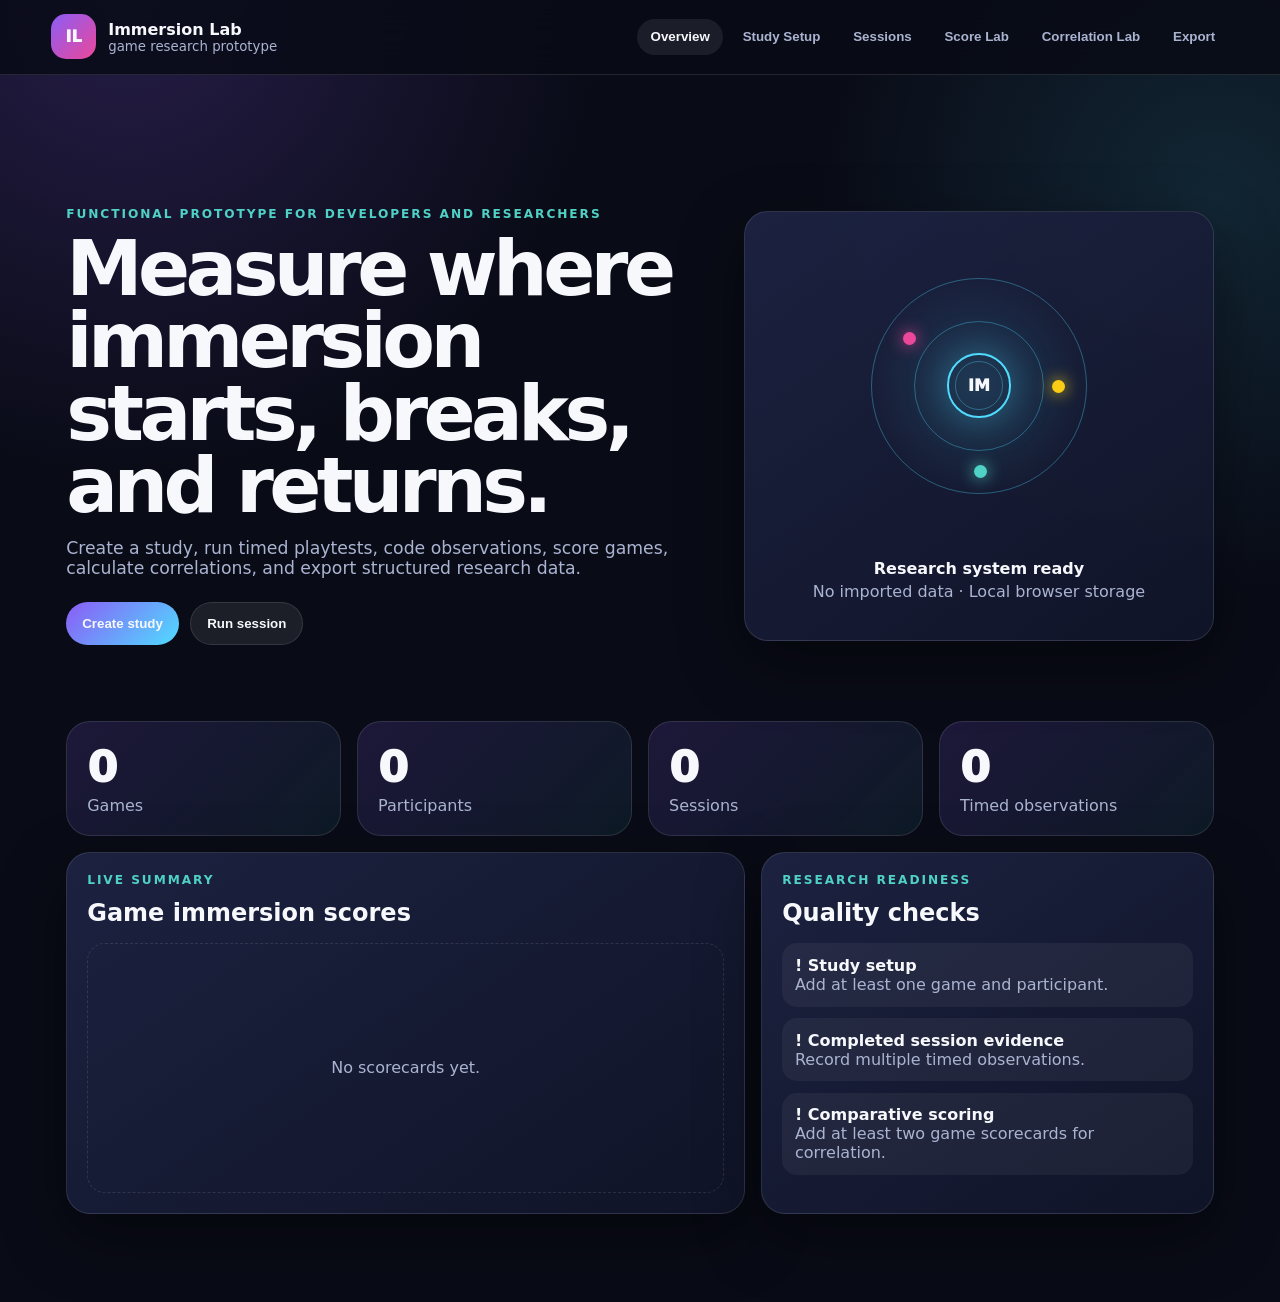
<file: index.html>
<!DOCTYPE html>
<html lang="en">
<head>
  <meta charset="UTF-8" />
  <meta name="viewport" content="width=device-width, initial-scale=1.0" />
  <title>Immersion Lab — Functional Research Prototype</title>
  <link rel="stylesheet" href="styles.css" />
</head>
<body>
<header class="app-header">
  <div class="brand"><div class="brand-icon">IL</div><div><strong>Immersion Lab</strong><small>game research prototype</small></div></div>
  <nav>
    <button data-section="overview">Overview</button><button data-section="setup">Study Setup</button><button data-section="sessions">Sessions</button><button data-section="scores">Score Lab</button><button data-section="correlation">Correlation Lab</button><button data-section="exports">Export</button>
  </nav>
</header>
<main>
<section id="overview" class="page active">
  <div class="hero">
    <div><p class="eyebrow">Functional prototype for developers and researchers</p><h1>Measure where immersion starts, breaks, and returns.</h1><p class="lede">Create a study, run timed playtests, code observations, score games, calculate correlations, and export structured research data.</p><div class="hero-actions"><button class="primary" data-section="setup">Create study</button><button class="secondary" data-section="sessions">Run session</button></div></div>
    <div class="hero-visual card"><div class="radar"><span class="ring ring-1"></span><span class="ring ring-2"></span><span class="ring ring-3"></span><span class="radar-dot dot-1"></span><span class="radar-dot dot-2"></span><span class="radar-dot dot-3"></span><div class="radar-center">IM</div></div><div class="hero-status"><strong>Research system ready</strong><span>No imported data · Local browser storage</span></div></div>
  </div>
  <div class="stats-grid"><article class="stat-card"><span id="countGames">0</span><p>Games</p></article><article class="stat-card"><span id="countParticipants">0</span><p>Participants</p></article><article class="stat-card"><span id="countSessions">0</span><p>Sessions</p></article><article class="stat-card"><span id="countNotes">0</span><p>Timed observations</p></article></div>
  <div class="grid two"><article class="card"><div class="card-head"><div><p class="eyebrow">Live summary</p><h2>Game immersion scores</h2></div></div><div id="overviewBars" class="bar-chart empty-state">No scorecards yet.</div></article><article class="card"><div class="card-head"><div><p class="eyebrow">Research readiness</p><h2>Quality checks</h2></div></div><div id="qualityChecklist" class="quality-list"></div></article></div>
</section>

<section id="setup" class="page">
  <div class="page-heading"><p class="eyebrow">Study Setup</p><h1>Build the study from scratch.</h1><p>Add the game builds and participant groups you are testing.</p></div>
  <div class="grid two">
    <article class="card"><div class="card-head"><div><p class="eyebrow">Games</p><h2>Add game or build</h2></div></div><form id="gameForm" class="form-grid"><label>Game / build name<input id="gameName" required placeholder="Prototype Build A" /></label><label>Genre<input id="gameGenre" placeholder="Narrative action" /></label><label>Design focus<input id="gameFocus" placeholder="Movement, story, combat..." /></label><label>Build version<input id="gameVersion" placeholder="v0.3" /></label><button class="primary" type="submit">Add game</button></form></article>
    <article class="card"><div class="card-head"><div><p class="eyebrow">Participants</p><h2>Add participant</h2></div></div><form id="participantForm" class="form-grid"><label>Participant name / ID<input id="participantName" required placeholder="P01" /></label><label>Player group<select id="participantGroup"><option>New / non-gaming participant</option><option>Seasoned gamer</option><option>Accessibility tester</option><option>Internal developer</option><option>Other</option></select></label><label>Experience<input id="participantExperience" placeholder="5+ years" /></label><label>Notes<input id="participantNotes" placeholder="Mechanics-first, story-first..." /></label><button class="primary" type="submit">Add participant</button></form></article>
  </div>
  <div class="grid two"><article class="card"><div class="card-head"><div><p class="eyebrow">Current games</p><h2>Game roster</h2></div></div><div id="gameRoster" class="roster"></div></article><article class="card"><div class="card-head"><div><p class="eyebrow">Current participants</p><h2>Participant roster</h2></div></div><div id="participantRoster" class="roster"></div></article></div>
  <article class="card"><div class="card-head"><div><p class="eyebrow">Model definitions</p><h2>Immersion metrics</h2></div><span class="badge">1–5 scale</span></div><div id="metricDefinitions" class="metric-grid"></div></article>
</section>

<section id="sessions" class="page">
  <div class="page-heading"><p class="eyebrow">Playtest Sessions</p><h1>Capture what happens while the player is playing.</h1><p>Create a session, run the timer, and record observations at each checkpoint.</p></div>
  <div class="grid session-grid">
    <article class="card"><div class="card-head"><div><p class="eyebrow">Session controls</p><h2>Run playtest</h2></div></div><div class="form-grid"><label>Participant<select id="sessionParticipant"></select></label><label>Game<select id="sessionGame"></select></label><label>Session length<select id="sessionLength"><option value="20">20 minutes</option><option value="30">30 minutes</option><option value="40" selected>40 minutes</option><option value="60">60 minutes</option></select></label><label>Checkpoint interval<select id="checkpointInterval"><option value="5" selected>Every 5 minutes</option><option value="10">Every 10 minutes</option></select></label><button id="createSession" class="primary" type="button">Create session</button></div><div class="timer-box"><span id="timer">40:00</span><div><button id="startTimer" class="primary" type="button">Start</button><button id="pauseTimer" class="secondary" type="button">Pause</button><button id="resetTimer" class="secondary" type="button">Reset</button></div></div><div id="activeSessionSummary" class="notice">No active session.</div></article>
    <article class="card"><div class="card-head"><div><p class="eyebrow">Timed observation</p><h2>Record note</h2></div></div><form id="observationForm" class="form-grid"><label>Checkpoint minute<input id="observationMinute" type="number" min="0" value="5" /></label><label>Immersion pulse: <strong id="pulseDisplay">3</strong>/5<input id="observationPulse" type="range" min="1" max="5" value="3" /></label><label>Primary metric<select id="observationPrimary"></select></label><label>Secondary metric<select id="observationSecondary"></select></label><label>Fatigue / disengagement<select id="observationFatigue"><option>No</option><option>Maybe</option><option>Yes</option></select></label><label class="full">Observation<textarea id="observationText" required placeholder="What happened? What did the player say, do, ignore, repeat, or struggle with?"></textarea></label><button class="primary" type="submit">Save observation</button></form></article>
  </div>
  <article class="card"><div class="card-head"><div><p class="eyebrow">Session log</p><h2>Saved observations</h2></div><div class="inline-filters"><select id="observationGameFilter"></select><select id="observationParticipantFilter"></select></div></div><div class="table-wrap"><table><thead><tr><th>Game</th><th>Participant</th><th>Minute</th><th>Pulse</th><th>Metrics</th><th>Fatigue</th><th>Observation</th><th></th></tr></thead><tbody id="observationTable"></tbody></table></div></article>
</section>

<section id="scores" class="page">
  <div class="page-heading"><p class="eyebrow">Score Lab</p><h1>Convert qualitative playtest evidence into comparable scores.</h1><p>Score each game from 1–5 across the immersion model.</p></div>
  <div class="grid score-grid"><article class="card"><div class="card-head"><div><p class="eyebrow">Game scorecard</p><h2>Enter scores</h2></div></div><form id="scoreForm" class="form-grid"><label>Game<select id="scoreGame"></select></label><div id="metricInputs" class="metric-inputs full"></div><label>Replay intent index: <strong id="replayDisplay">3</strong>/5<input id="replayInput" type="range" min="1" max="5" value="3" /></label><label>Commercial signal / sales proxy: <strong id="salesDisplay">3</strong>/5<input id="salesInput" type="range" min="1" max="5" value="3" /></label><button class="primary" type="submit">Save scorecard</button></form></article><article class="card score-preview"><div class="card-head"><div><p class="eyebrow">Live calculation</p><h2>Current score</h2></div></div><div class="score-orb"><span id="liveImmersionScore">60%</span></div><p id="scoreInterpretation">Moderate immersion signal.</p><div class="formula"><strong>Formula</strong><code>(sum of 9 metrics ÷ 45) × 100</code></div></article></div>
  <article class="card"><div class="card-head"><div><p class="eyebrow">Comparison matrix</p><h2>Saved scorecards</h2></div></div><div class="table-wrap"><table><thead id="scoreTableHead"></thead><tbody id="scoreTableBody"></tbody></table></div></article>
</section>

<section id="correlation" class="page">
  <div class="page-heading"><p class="eyebrow">Correlation Lab</p><h1>Test the mathematical relationship between two variables.</h1><p>Select X and Y. The prototype calculates Pearson r, R², regression slope/intercept, and plots each game.</p></div>
  <div class="grid correlation-grid"><article class="card"><div class="card-head"><div><p class="eyebrow">Analysis controls</p><h2>Choose variables</h2></div></div><div class="form-grid"><label>X variable<select id="correlationX"></select></label><label>Y variable<select id="correlationY"></select></label><button id="calculateCorrelation" class="primary" type="button">Calculate correlation</button></div><div class="correlation-results"><div><span>Pearson r</span><strong id="pearsonResult">—</strong></div><div><span>R²</span><strong id="rSquaredResult">—</strong></div><div><span>Slope</span><strong id="slopeResult">—</strong></div><div><span>Intercept</span><strong id="interceptResult">—</strong></div><div><span>Sample size</span><strong id="sampleSizeResult">0</strong></div></div><div id="correlationInterpretation" class="notice">Add at least two game scorecards, then calculate.</div></article><article class="card"><div class="card-head"><div><p class="eyebrow">Scatterplot</p><h2 id="scatterTitle">Correlation visualization</h2></div></div><div id="scatterContainer" class="scatter-empty">No correlation calculated.</div></article></div>
  <article class="card"><div class="card-head"><div><p class="eyebrow">Math transparency</p><h2>How the calculation works</h2></div></div><div class="math-grid"><div><strong>Pearson correlation</strong><code>r = Σ[(x − x̄)(y − ȳ)] ÷ √(Σ(x − x̄)² · Σ(y − ȳ)²)</code></div><div><strong>Coefficient of determination</strong><code>R² = r²</code></div><div><strong>Regression slope</strong><code>b₁ = Σ[(x − x̄)(y − ȳ)] ÷ Σ(x − x̄)²</code></div><div><strong>Regression line</strong><code>ŷ = b₀ + b₁x</code></div></div><p class="tiny">Correlation does not prove causation. Small samples should be interpreted as exploratory.</p></article>
</section>

<section id="exports" class="page">
  <div class="page-heading"><p class="eyebrow">Export + Reset</p><h1>Download the study data.</h1><p>Export the complete study or individual tables.</p></div>
  <div class="export-grid"><button id="exportFullJson" class="primary">Export full study JSON</button><button id="exportObservationsCsv" class="primary">Export observations CSV</button><button id="exportScoresCsv" class="primary">Export scorecards CSV</button><button id="downloadBlankTemplate" class="secondary">Download blank template</button><button id="resetEverything" class="danger">Reset all local data</button></div>
  <article class="card"><div class="card-head"><div><p class="eyebrow">Storage note</p><h2>Prototype data model</h2></div></div><p>This prototype uses browser localStorage, so it works without a server. For real research deployment, connect the same model to authentication, a secure database, role permissions, and consent controls.</p></article>
</section>
</main>
<script src="app.js"></script>
</body>
</html>
</file>
<file: styles.css>
:root{--bg:#090b16;--surface:#111529;--surface2:#171d38;--text:#f7f8fc;--muted:#aab4d1;--line:rgba(255,255,255,.11);--purple:#8b5cf6;--cyan:#4fdcff;--teal:#4fd1c5;--pink:#ec4899;--yellow:#facc15;--green:#22c55e;--red:#fb7185;--shadow:0 22px 65px rgba(0,0,0,.38);--radius:24px}*{box-sizing:border-box}html{scroll-behavior:smooth}body{margin:0;min-height:100vh;background:radial-gradient(circle at 10% 0%,rgba(139,92,246,.22),transparent 28%),radial-gradient(circle at 95% 15%,rgba(79,220,255,.13),transparent 25%),var(--bg);color:var(--text);font-family:Inter,ui-sans-serif,system-ui,-apple-system,BlinkMacSystemFont,"Segoe UI",sans-serif}.app-header{position:sticky;top:0;z-index:20;display:flex;align-items:center;justify-content:space-between;gap:1rem;padding:.9rem clamp(1rem,4vw,4rem);background:rgba(9,11,22,.84);border-bottom:1px solid var(--line);backdrop-filter:blur(18px)}.brand{display:flex;align-items:center;gap:.75rem}.brand-icon{width:45px;height:45px;border-radius:15px;display:grid;place-items:center;font-weight:950;background:linear-gradient(135deg,var(--purple),var(--pink))}.brand small{display:block;color:var(--muted)}nav{display:flex;flex-wrap:wrap;justify-content:flex-end;gap:.35rem}nav button{border:0;border-radius:999px;padding:.65rem .85rem;background:transparent;color:var(--muted);font-weight:750}nav button.active,nav button:hover{background:rgba(255,255,255,.08);color:var(--text)}main{max-width:1250px;margin:0 auto}.page{display:none;padding:4.5rem clamp(1rem,4vw,3.5rem)}.page.active{display:block}.hero{min-height:62vh;display:grid;grid-template-columns:1.1fr .8fr;align-items:center;gap:2rem}.eyebrow{color:var(--teal);font-size:.76rem;letter-spacing:.16em;text-transform:uppercase;font-weight:900}h1,h2,h3,h4,p{margin-top:0}h1{font-size:clamp(2.7rem,6vw,5.8rem);line-height:.94;letter-spacing:-.06em;margin-bottom:1rem}h2{margin-bottom:.4rem}.lede,.page-heading p{color:var(--muted);font-size:1.08rem;max-width:780px}.hero-actions{display:flex;gap:.7rem;flex-wrap:wrap;margin-top:1.5rem}.primary,.secondary,.danger{border:0;border-radius:999px;padding:.8rem 1rem;color:var(--text);font-weight:800;cursor:pointer}.primary{background:linear-gradient(135deg,var(--purple),var(--cyan))}.secondary{background:rgba(255,255,255,.08);border:1px solid var(--line)}.danger{background:rgba(251,113,133,.16);border:1px solid rgba(251,113,133,.45);color:#fecdd3}.card{padding:1.25rem;border:1px solid var(--line);border-radius:var(--radius);background:linear-gradient(145deg,rgba(30,36,68,.92),rgba(17,21,41,.94));box-shadow:var(--shadow)}.card-head{display:flex;align-items:end;justify-content:space-between;gap:1rem;margin-bottom:1rem}.card-head h2{margin:0}.hero-visual{min-height:430px;display:grid;place-items:center}.radar{width:270px;height:270px;border-radius:50%;position:relative;background:radial-gradient(circle,rgba(79,220,255,.15),transparent 58%)}.ring{position:absolute;border-radius:50%;border:1px solid rgba(79,220,255,.35);inset:10%}.ring-2{inset:26%}.ring-3{inset:41%}.radar-center{position:absolute;inset:38%;border-radius:50%;display:grid;place-items:center;border:2px solid var(--cyan);box-shadow:0 0 40px rgba(79,220,255,.35);font-weight:950}.radar-dot{position:absolute;width:13px;height:13px;border-radius:50%;background:var(--pink);box-shadow:0 0 16px var(--pink)}.dot-1{left:22%;top:30%}.dot-2{right:18%;top:48%;background:var(--yellow);box-shadow:0 0 16px var(--yellow)}.dot-3{left:48%;bottom:16%;background:var(--teal);box-shadow:0 0 16px var(--teal)}.hero-status{text-align:center;color:var(--muted)}.hero-status strong{display:block;color:var(--text);margin-bottom:.25rem}.stats-grid{display:grid;grid-template-columns:repeat(4,1fr);gap:1rem;margin:1rem 0}.stat-card{padding:1.25rem;border-radius:var(--radius);background:linear-gradient(135deg,rgba(139,92,246,.16),rgba(79,220,255,.07));border:1px solid var(--line)}.stat-card span{font-size:2.7rem;font-weight:950}.stat-card p{color:var(--muted);margin:.25rem 0 0}.grid{display:grid;gap:1rem;margin-bottom:1rem}.grid.two{grid-template-columns:1.2fr .8fr}.session-grid{grid-template-columns:.75fr 1.25fr}.score-grid{grid-template-columns:1.2fr .8fr}.correlation-grid{grid-template-columns:.8fr 1.2fr}.page-heading{margin-bottom:2rem}.page-heading h1{font-size:clamp(2.5rem,5vw,4.6rem);max-width:980px}.form-grid{display:grid;grid-template-columns:1fr 1fr;gap:.85rem}.form-grid .full{grid-column:1/-1}.form-grid button{justify-self:start}label{display:grid;gap:.4rem;color:var(--muted);font-weight:750}input,select,textarea{width:100%;border:1px solid var(--line);border-radius:15px;padding:.82rem .9rem;background:rgba(255,255,255,.06);color:var(--text);outline:none}textarea{min-height:140px;resize:vertical}input:focus,select:focus,textarea:focus{border-color:var(--cyan);box-shadow:0 0 0 4px rgba(79,220,255,.1)}.roster{display:grid;gap:.65rem}.roster-item{display:flex;justify-content:space-between;gap:1rem;align-items:center;padding:.85rem;border-radius:16px;background:rgba(255,255,255,.055)}.roster-item small{color:var(--muted);display:block}.icon-button{border:0;border-radius:999px;padding:.35rem .6rem;background:rgba(251,113,133,.15);color:#fecdd3;cursor:pointer}.metric-grid{display:grid;grid-template-columns:repeat(3,1fr);gap:.75rem}.metric-card{padding:.9rem;border-radius:17px;background:rgba(255,255,255,.055);border:1px solid var(--line)}.metric-card strong{color:var(--cyan);font-size:1.15rem}.metric-card p{color:var(--muted);margin-bottom:0}.badge{padding:.35rem .65rem;border-radius:999px;background:rgba(79,220,255,.12);color:var(--cyan)}.timer-box{text-align:center;padding:1.2rem;border-radius:20px;background:rgba(255,255,255,.055);margin-top:1rem}#timer{display:block;font-size:3.5rem;font-weight:950;letter-spacing:-.05em;margin-bottom:.8rem}.notice{margin-top:1rem;padding:.9rem;border-radius:16px;color:var(--muted);background:rgba(255,255,255,.055);border:1px solid var(--line)}.inline-filters{display:flex;gap:.5rem}.table-wrap{overflow:auto}table{width:100%;border-collapse:collapse;min-width:900px}th,td{text-align:left;vertical-align:top;padding:.8rem;border-bottom:1px solid var(--line)}th{color:var(--cyan);font-size:.77rem;text-transform:uppercase;letter-spacing:.08em}td{color:var(--muted)}.pulse-pill{display:inline-flex;min-width:38px;justify-content:center;padding:.25rem .5rem;border-radius:999px;background:rgba(79,220,255,.12);color:var(--cyan);font-weight:900}.metric-inputs{display:grid;grid-template-columns:1fr 1fr;gap:.6rem}.metric-input{padding:.75rem;border-radius:16px;background:rgba(255,255,255,.05)}.metric-input strong{color:var(--cyan)}.score-preview{text-align:center}.score-orb{width:190px;height:190px;border-radius:50%;margin:1rem auto;display:grid;place-items:center;background:radial-gradient(circle,rgba(139,92,246,.25),rgba(79,220,255,.08));border:2px solid var(--purple);box-shadow:0 0 55px rgba(139,92,246,.25)}.score-orb span{font-size:2.5rem;font-weight:950}.formula{padding:.9rem;border-radius:16px;background:rgba(255,255,255,.05)}.formula code{display:block;color:var(--yellow);margin-top:.35rem}.bar-chart{display:grid;gap:.65rem;min-height:250px;align-content:center}.empty-state{place-items:center;color:var(--muted);border:1px dashed var(--line);border-radius:18px}.bar-row{display:grid;grid-template-columns:180px 1fr 55px;gap:.75rem;align-items:center}.bar-track{height:18px;background:rgba(255,255,255,.07);border-radius:999px;overflow:hidden}.bar-fill{height:100%;border-radius:inherit;background:linear-gradient(90deg,var(--purple),var(--cyan))}.quality-list{display:grid;gap:.7rem}.quality-item{padding:.8rem;border-radius:15px;background:rgba(255,255,255,.05);color:var(--muted)}.quality-item strong{color:var(--text)}.correlation-results{display:grid;grid-template-columns:repeat(2,1fr);gap:.7rem;margin-top:1rem}.correlation-results div{padding:.8rem;border-radius:16px;background:rgba(255,255,255,.055)}.correlation-results span{display:block;color:var(--muted);font-size:.82rem}.correlation-results strong{font-size:1.5rem}.scatter-empty{min-height:440px;display:grid;place-items:center;border:1px dashed var(--line);border-radius:18px;color:var(--muted)}.scatter-svg{width:100%;height:440px;display:block}.math-grid{display:grid;grid-template-columns:repeat(2,1fr);gap:.8rem}.math-grid div{padding:.9rem;border-radius:16px;background:rgba(255,255,255,.05)}.math-grid code{display:block;color:var(--yellow);margin-top:.5rem;white-space:normal}.tiny{color:var(--muted);font-size:.88rem}.export-grid{display:grid;grid-template-columns:repeat(3,1fr);gap:.8rem;margin-bottom:1rem}@media(max-width:900px){.app-header{position:static;align-items:flex-start}nav{display:none}.hero,.grid.two,.session-grid,.score-grid,.correlation-grid,.stats-grid,.metric-grid,.math-grid,.export-grid{grid-template-columns:1fr}.form-grid,.metric-inputs{grid-template-columns:1fr}.inline-filters{flex-direction:column}}
</file>
